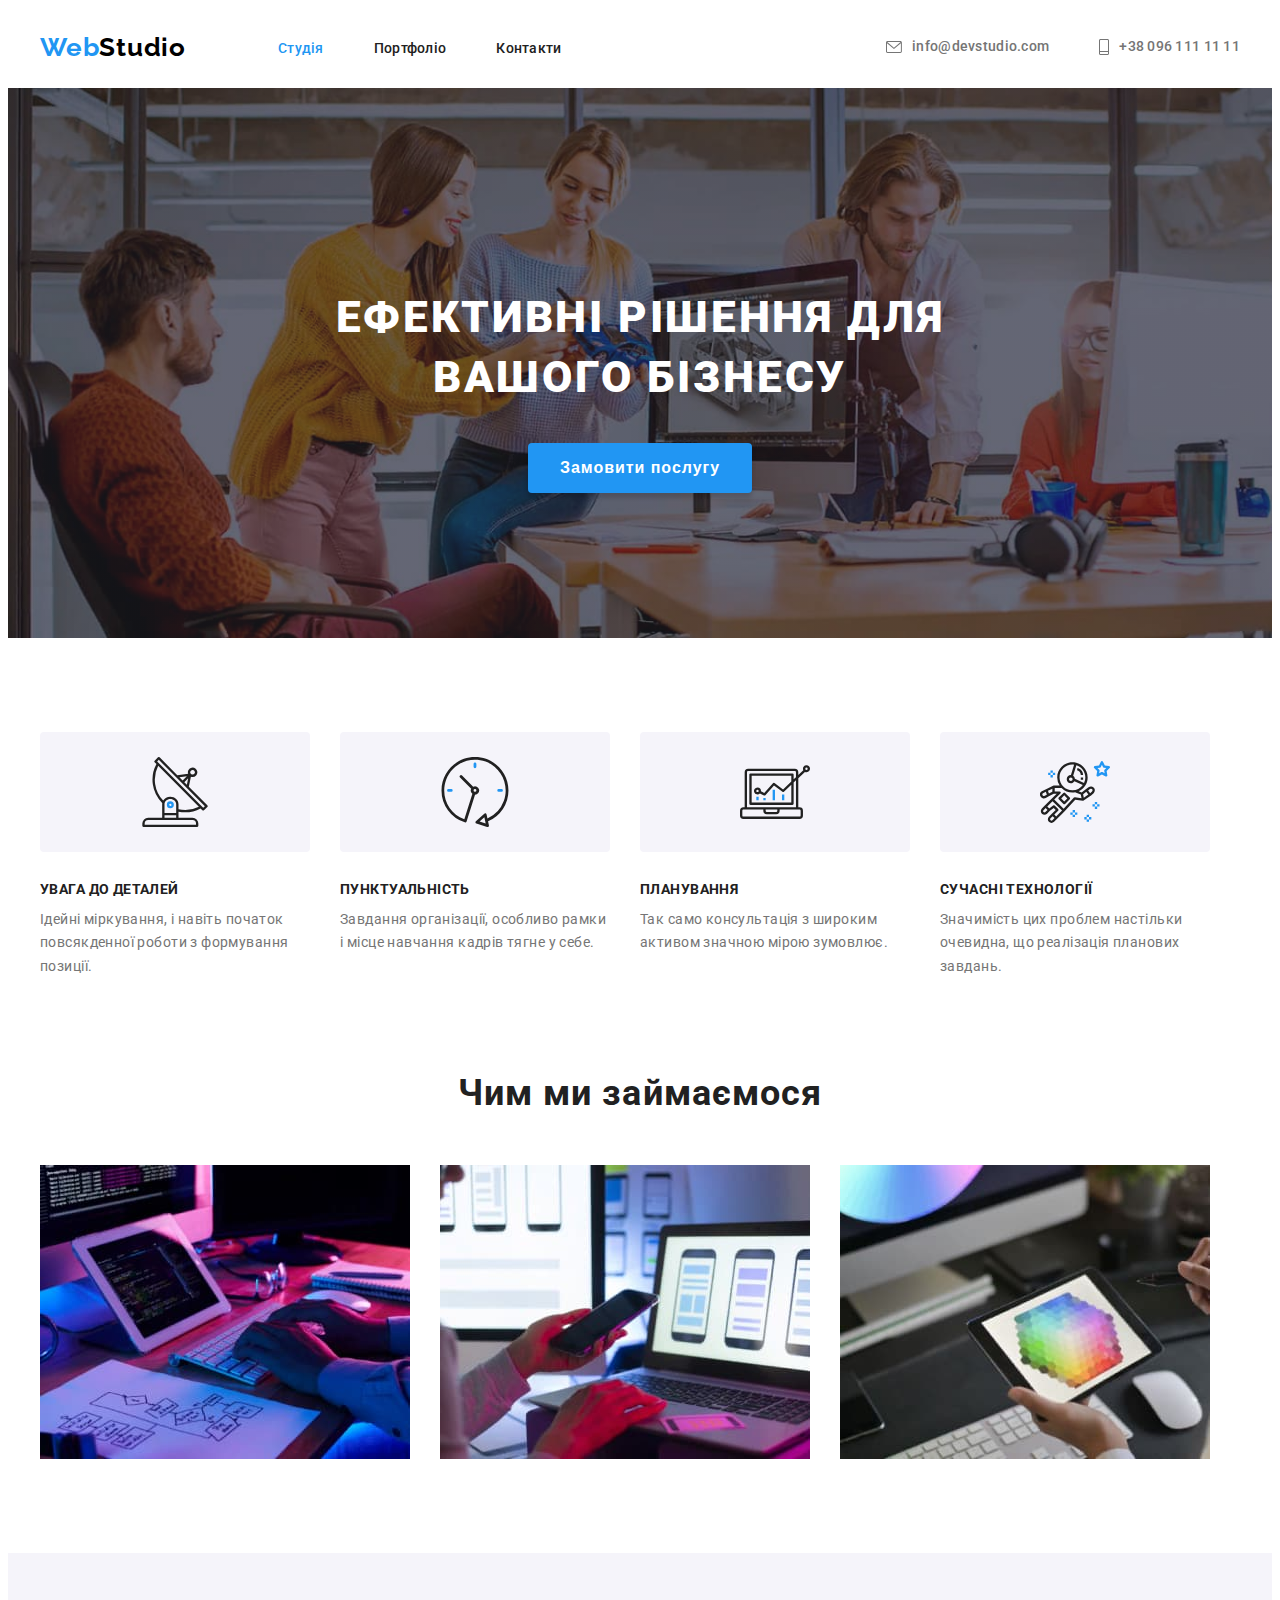
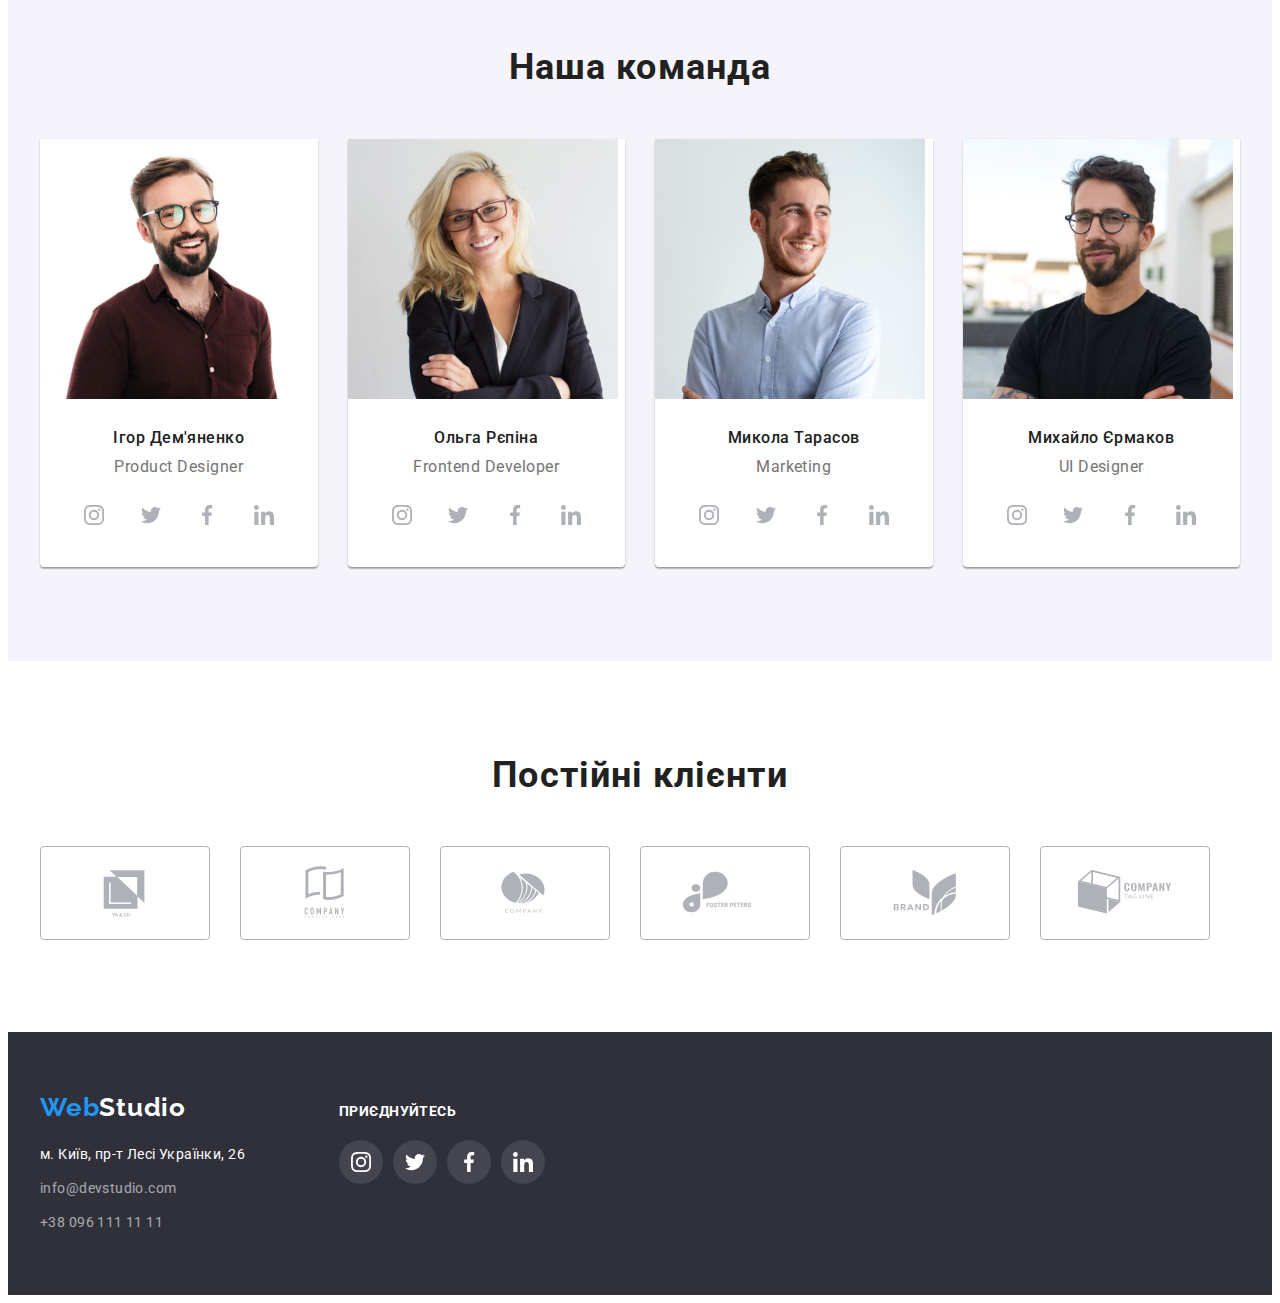
<file: index.html>
<!DOCTYPE html>
<html lang="uk">
<head>
    <meta charset="UTF-8">
    <meta http-equiv="X-UA-Compatible" content="IE=edge">
    <meta name="viewport" content="width=device-width, initial-scale=1.0">
    <link rel="preconnect" href="https://fonts.googleapis.com">
    <link rel="preconnect" href="https://fonts.gstatic.com" crossorigin>
    <link href="https://fonts.googleapis.com/css2?family=Raleway:wght@700&family=Roboto:wght@400;500;700;900&display=swap" rel="stylesheet">
    <link rel="stylesheet" href="https://cdnjs.cloudflare.com/ajax/libs/modern-normalize/1.1.0/modern-normalize.min.css" integrity="sha512-wpPYUAdjBVSE4KJnH1VR1HeZfpl1ub8YT/NKx4PuQ5NmX2tKuGu6U/JRp5y+Y8XG2tV+wKQpNHVUX03MfMFn9Q==" crossorigin="anonymous" referrerpolicy="no-referrer" />
    <link rel="stylesheet" href="styles/styles.css">
    <title>Homework</title>
</head>
<body>

    <!-- Шапка -->
    <header class="header" >
        <div class="container header-container">
            <nav class="navigation" >
                <a class="logo link" href="./index.html"> Web<span class="head-logo" >Studio</span></a>
                <ul class="nav-list list" >
                    <li class="nav-list-item"> <a class="nav-list-link link active-page" href="./index.html">Студія</a></li>
                    <li class="nav-list-item"> <a class="nav-list-link link" href="./portfolio.html">Портфоліо</a></li>
                    <li class="nav-list-item"> <a class="nav-list-link link" href="">Контакти</a></li>
                </ul>
            </nav>
            <div>
                <ul class="contacts-list" >
                    <li class="contacts-list-item list">
                        <a class="contacts-list-link link icon-mail" href="mailto:info@devstudio.com">
                          <svg class="nav-icon" width="16" height="12">
                            <use href="./img/sprite.svg#icon-envelope"></use>
                          </svg>
                         info@devstudio.com
                        </a> 
                    </li>
                    <li class="contacts-list-item list">
                        <a class="contacts-list-link link icon-mobile" href="tell:+380961111111">
                          <svg class="nav-icon" width="10" height="16">
                            <use href="./img/sprite.svg#icon-vector"></use>
                          </svg>
                          +38 096 111 11 11</a> 
                    </li>
                </ul>
            </div>
        </div>
    </header>

    <!-- Головна частина -->
    <main>
        <section class="hero">
            <h1 class="main-title">Ефективні рішення для <br> вашого бізнесу</h1>
            <button class="modal-button button" type="button">Замовити послугу</button>
        </section>
    
        <!-- Перевага -->
        <section class="advantages section">
            <div class="container">
                <h2 class="our-advantages visually-hidden">Наша перевага</h2>
            <ul class="advantage-list list" >
                <li class="advantage-list-item ">
                  <div class="icons">
                    <svg width="70" height="70">
                      <use href="./img/sprite.svg#icon-antenna">
                      </use>
                    </svg>
                  </div>
                    <h3 class="advantage-titles">УВАГА ДО ДЕТАЛЕЙ</h3>
                    <p class="titles-descrpt">Ідейні міркування, і навіть початок повсякденної роботи з формування позиції.</p>
                </li>
                <li class="advantage-list-item ">
                  <div class="icons">
                    <svg width="70" height="70">
                      <use href="./img/sprite.svg#icon-clock">
                      </use>
                    </svg>
                  </div>
                    <h3 class="advantage-titles">ПУНКТУАЛЬНІСТЬ</h3>
                    <p class="titles-descrpt">Завдання організації, особливо рамки і місце навчання кадрів тягне у себе.</p>
                </li>
                <li class="advantage-list-item">
                  <div class="icons">
                    <svg width="70" height="70">
                      <use href="./img/sprite.svg#icon-diagram">
                      </use>
                    </svg>
                  </div>
                    <h3 class="advantage-titles">ПЛАНУВАННЯ</h3>
                    <p class="titles-descrpt">Так само консультація з широким активом значною мірою зумовлює.</p>
                </li>
                <li class="advantage-list-item">
                  <div class="icons">
                    <svg width="70" height="70">
                      <use href="./img/sprite.svg#icon-astronaut">
                      </use>
                    </svg>
                  </div>
                    <h3 class="advantage-titles">СУЧАСНІ ТЕХНОЛОГІЇ</h3>
                    <p class="titles-descrpt">Значимість цих проблем настільки очевидна, що реалізація планових завдань.</p>
                </li>
            </ul>
            </div>
            
        </section>
    
        <!-- Чим ми займаємося -->
        <section class="our-tasks section">
            <div class="container">
                <h2 class="secondary-title">Чим ми займаємося</h2>
            <ul class="our-tasks-list list" >
                <li class="our-tasks-item"><img src="./img/code.jpg" alt="написання коду" width="370"></li>
                <li class="our-tasks-item"><img src="./img/phone.jpg" alt="перевірка роботи сайту на інших платформах" width="370"></li>
                <li class="our-tasks-item"><img src="./img/color.jpg" alt="підбір колірної гами" width="370"></li>
            </ul>
            </div>
        </section>
    
        <!-- Наша команда -->
        <section class="our-team section">
            <div class="container">
                <h2 class="secondary-title">Наша команда</h2>
            <ul class="our-team-list list" >
                <li class="our-team-item">
                    <img src="./img/img3.jpg" alt="фотографія учасника команди" width="270">
                    <div class="team-card">
                        <h3 class="member-name">Ігор Дем'яненко</h3>
                        <p class="member-position">Product Designer</p>
                        <ul class="social-list list">
                            <li class="social-list-item">
                                <a class="social-list-link" href="">
                                  <svg class="social-list-icon" width="20" height="20" >
                                    <use href="./img/sprite.svg#icon-instagram"></use>
                                  </svg>  
                                </a>
                            </li>
                            <li class="social-list-item">
                                <a class="social-list-link" href="">
                                  <svg class="social-list-icon" width="20" height="20" >
                                    <use href="./img/sprite.svg#icon-twitter"></use>
                                  </svg>  
                                </a>
                            </li>
                            <li class="social-list-item">
                                <a class="social-list-link" href="">
                                  <svg class="social-list-icon" width="20" height="20" >
                                    <use href="./img/sprite.svg#icon-facebook"></use>
                                  </svg>  
                                </a>
                            </li>
                            <li class="social-list-item">
                                <a class="social-list-link" href="">
                                  <svg class="social-list-icon" width="20" height="20" >
                                    <use href="./img/sprite.svg#icon-linkedin"></use>
                                  </svg>  
                                </a>
                            </li>
                        </ul>
                    </div>
                </li>
                <li class="our-team-item">
                    <img src="./img/img2.jpg" alt="фотографія учасника команди" width="270">
                    <div class="team-card">
                        <h3 class="member-name">Ольга Рєпіна</h3>
                        <p class="member-position">Frontend Developer</p>
                        <ul class="social-list list">
                            <li class="social-list-item">
                                <a class="social-list-link" href="">
                                  <svg class="social-list-icon" width="20" height="20" >
                                    <use href="./img/sprite.svg#icon-instagram"></use>
                                  </svg>  
                                </a>
                            </li>
                            <li class="social-list-item">
                                <a class="social-list-link" href="">
                                  <svg class="social-list-icon" width="20" height="20" >
                                    <use href="./img/sprite.svg#icon-twitter"></use>
                                  </svg>  
                                </a>
                            </li>
                            <li class="social-list-item">
                                <a class="social-list-link" href="">
                                  <svg class="social-list-icon" width="20" height="20" >
                                    <use href="./img/sprite.svg#icon-facebook"></use>
                                  </svg>  
                                </a>
                            </li>
                            <li class="social-list-item">
                                <a class="social-list-link" href="">
                                  <svg class="social-list-icon" width="20" height="20" >
                                    <use href="./img/sprite.svg#icon-linkedin"></use>
                                  </svg>  
                                </a>
                            </li>
                    </div>
                </li>
                <li class="our-team-item">
                    <img src="./img/img1.jpg" alt="фотографія учасника команди" width="270">
                    <div class="team-card">
                        <h3 class="member-name">Микола Тарасов</h3>
                        <p class="member-position">Marketing</p>
                        <ul class="social-list list">
                            <li class="social-list-item">
                                <a class="social-list-link" href="">
                                  <svg class="social-list-icon" width="20" height="20" >
                                    <use href="./img/sprite.svg#icon-instagram"></use>
                                  </svg>  
                                </a>
                            </li>
                            <li class="social-list-item">
                                <a class="social-list-link" href="">
                                  <svg class="social-list-icon" width="20" height="20" >
                                    <use href="./img/sprite.svg#icon-twitter"></use>
                                  </svg>  
                                </a>
                            </li>
                            <li class="social-list-item">
                                <a class="social-list-link" href="">
                                  <svg class="social-list-icon" width="20" height="20" >
                                    <use href="./img/sprite.svg#icon-facebook"></use>
                                  </svg>  
                                </a>
                            </li>
                            <li class="social-list-item">
                                <a class="social-list-link" href="">
                                  <svg class="social-list-icon" width="20" height="20" >
                                    <use href="./img/sprite.svg#icon-linkedin"></use>
                                  </svg>  
                                </a>
                            </li>
                    </div>
                </li>
                <li class="our-team-item">
                    <img src="./img/img.jpg" alt="фотографія учасника команди" width="270">
                    <div class="team-card">
                        <h3 class="member-name">Михайло Єрмаков</h3>
                        <p class="member-position">UI Designer</p>
                        <ul class="social-list list">
                            <li class="social-list-item">
                                <a class="social-list-link" href="">
                                  <svg class="social-list-icon" width="20" height="20" >
                                    <use href="./img/sprite.svg#icon-instagram"></use>
                                  </svg>  
                                </a>
                            </li>
                            <li class="social-list-item">
                                <a class="social-list-link" href="">
                                  <svg class="social-list-icon" width="20" height="20" >
                                    <use href="./img/sprite.svg#icon-twitter"></use>
                                  </svg>  
                                </a>
                            </li>
                            <li class="social-list-item">
                                <a class="social-list-link" href="">
                                  <svg class="social-list-icon" width="20" height="20" >
                                    <use href="./img/sprite.svg#icon-facebook"></use>
                                  </svg>  
                                </a>
                            </li>
                            <li class="social-list-item">
                                <a class="social-list-link" href="">
                                  <svg class="social-list-icon" width="20" height="20" >
                                    <use href="./img/sprite.svg#icon-linkedin"></use>
                                  </svg>  
                                </a>
                            </li>
                    </div>
                </li>
            </ul>
            </div>
        </section>

        <!-- Постійні клієнти -->
        <section class="our-clients section">
            <div class="container">
                <h2 class="secondary-title">Постійні клієнти</h2>
                <ul class="our-clients-list list">
                    <li class="our-clients-item">
                        <a class="clients-list-link" href="">
                            <svg class="clients-list-icon" width="106" height="60" >
                              <use href="./img/sprite.svg#icon-logo"></use>
                            </svg>  
                          </a>
                    </li>
                    <li class="our-clients-item">
                        <a class="clients-list-link" href="">
                            <svg class="clients-list-icon" width="106" height="60" >
                              <use href="./img/sprite.svg#icon-logo-1"></use>
                            </svg>  
                          </a>
                    </li>
                    <li class="our-clients-item">
                        <a class="clients-list-link" href="">
                            <svg class="clients-list-icon" width="106" height="60" >
                              <use href="./img/sprite.svg#icon-logo-2"></use>
                            </svg>  
                          </a>
                    </li>
                    <li class="our-clients-item">
                        <a class="clients-list-link" href="">
                            <svg class="clients-list-icon" width="106" height="60" >
                              <use href="./img/sprite.svg#icon-logo-3"></use>
                            </svg>  
                          </a>
                    </li>
                    <li class="our-clients-item">
                        <a class="clients-list-link" href="">
                            <svg class="clients-list-icon" width="106" height="60" >
                              <use href="./img/sprite.svg#icon-logo-4"></use>
                            </svg>  
                          </a>
                    </li>
                    <li class="our-clients-item">
                        <a class="clients-list-link" href="">
                            <svg class="clients-list-icon" width="106" height="60" >
                              <use href="./img/sprite.svg#icon-logo-5"></use>
                            </svg>  
                          </a>
                    </li>
                </ul>
            </div>
        </section>
    </main>

    <!-- Футер -->
    <footer class="footer">
        <div class="footer-item container">
          <div>
            <a class="logo link" href="./index.html"> Web<span class="footer-logo" >Studio</span></a>
            <address>
              <ul class="address-list list" >
                  <li class="address-list-item"> 
                    <a class="address-link footer-map-link link"  href=“https://goo.gl/maps/XoT4opTxJdyNjTeaA”
                    target=“_blank”
                    >м. Київ, пр-т Лесі Українки, 26</a>
                  </li>
                  <li class="address-list-item"> 
                      <a class="address-link link" href="mailto:info@devstudio.com">info@devstudio.com</a> 
                  </li>
                  <li class="address-list-item"> 
                      <a class="address-link link" href="tell:+380961111111">+38 096 111 11 11</a> 
                  </li>
              </ul>
            </address>
          </div>
          <div >
            <strong class="join-us">приєднуйтесь</strong>
              <ul class="footer-list list">
                <li class="footer-list-item">
                  <a class="footer-list-link" href="">
                    <svg class="footer-list-icon" width="20" height="20" >
                      <use href="./img/sprite.svg#icon-instagram"></use>
                    </svg>  
                  </a>
                </li>
                <li class="footer-list-item">
                  <a class="footer-list-link" href="">
                    <svg class="footer-list-icon" width="20" height="20" >
                      <use href="./img/sprite.svg#icon-twitter"></use>
                    </svg>  
                  </a>
                </li>
                <li class="footer-list-item">
                  <a class="footer-list-link" href="">
                    <svg class="footer-list-icon" width="20" height="20" >
                      <use href="./img/sprite.svg#icon-facebook"></use>
                    </svg>  
                  </a>
                </li>
                <li class="footer-list-item">
                  <a class="footer-list-link" href="">
                    <svg class="footer-list-icon" width="20" height="20" >
                      <use href="./img/sprite.svg#icon-linkedin"></use>
                    </svg>  
                  </a>
                </li>     
              </ul>
          </div>
        </div>
    </footer>

</body>
</html>
</file>
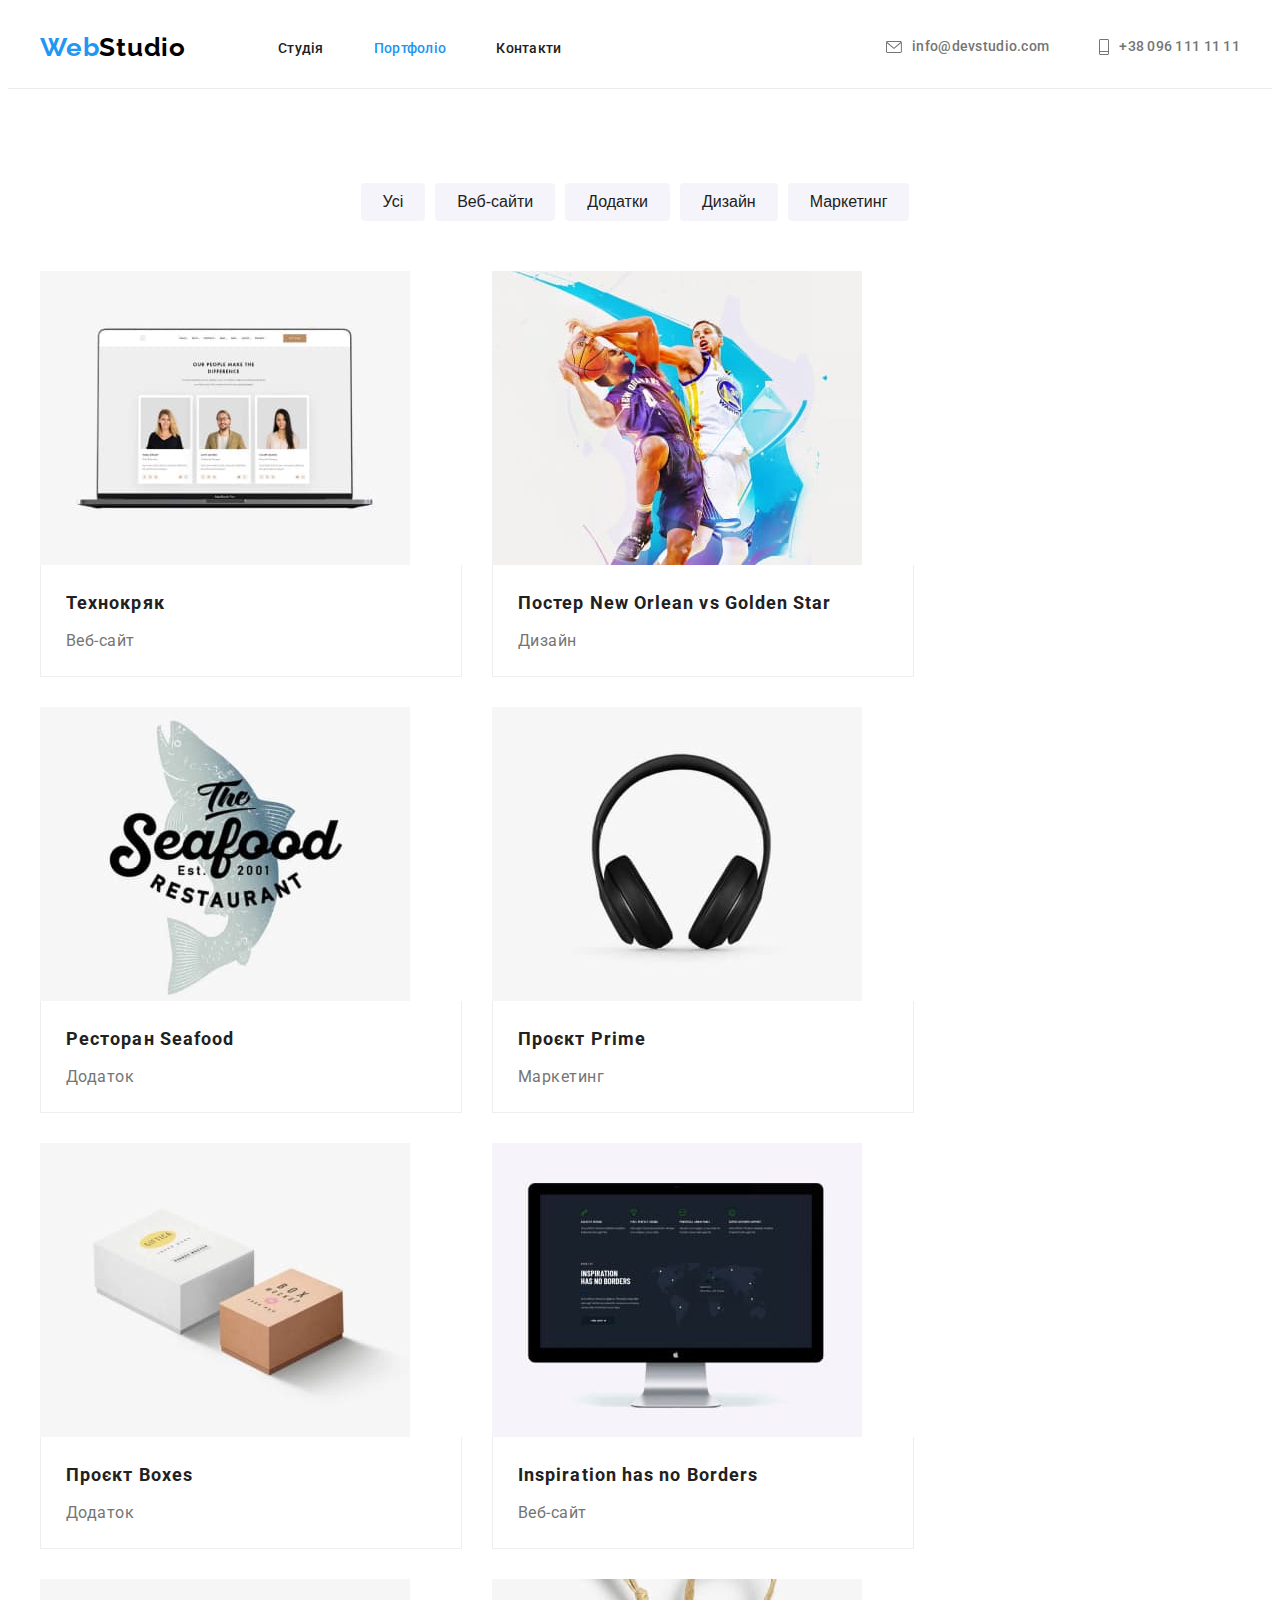
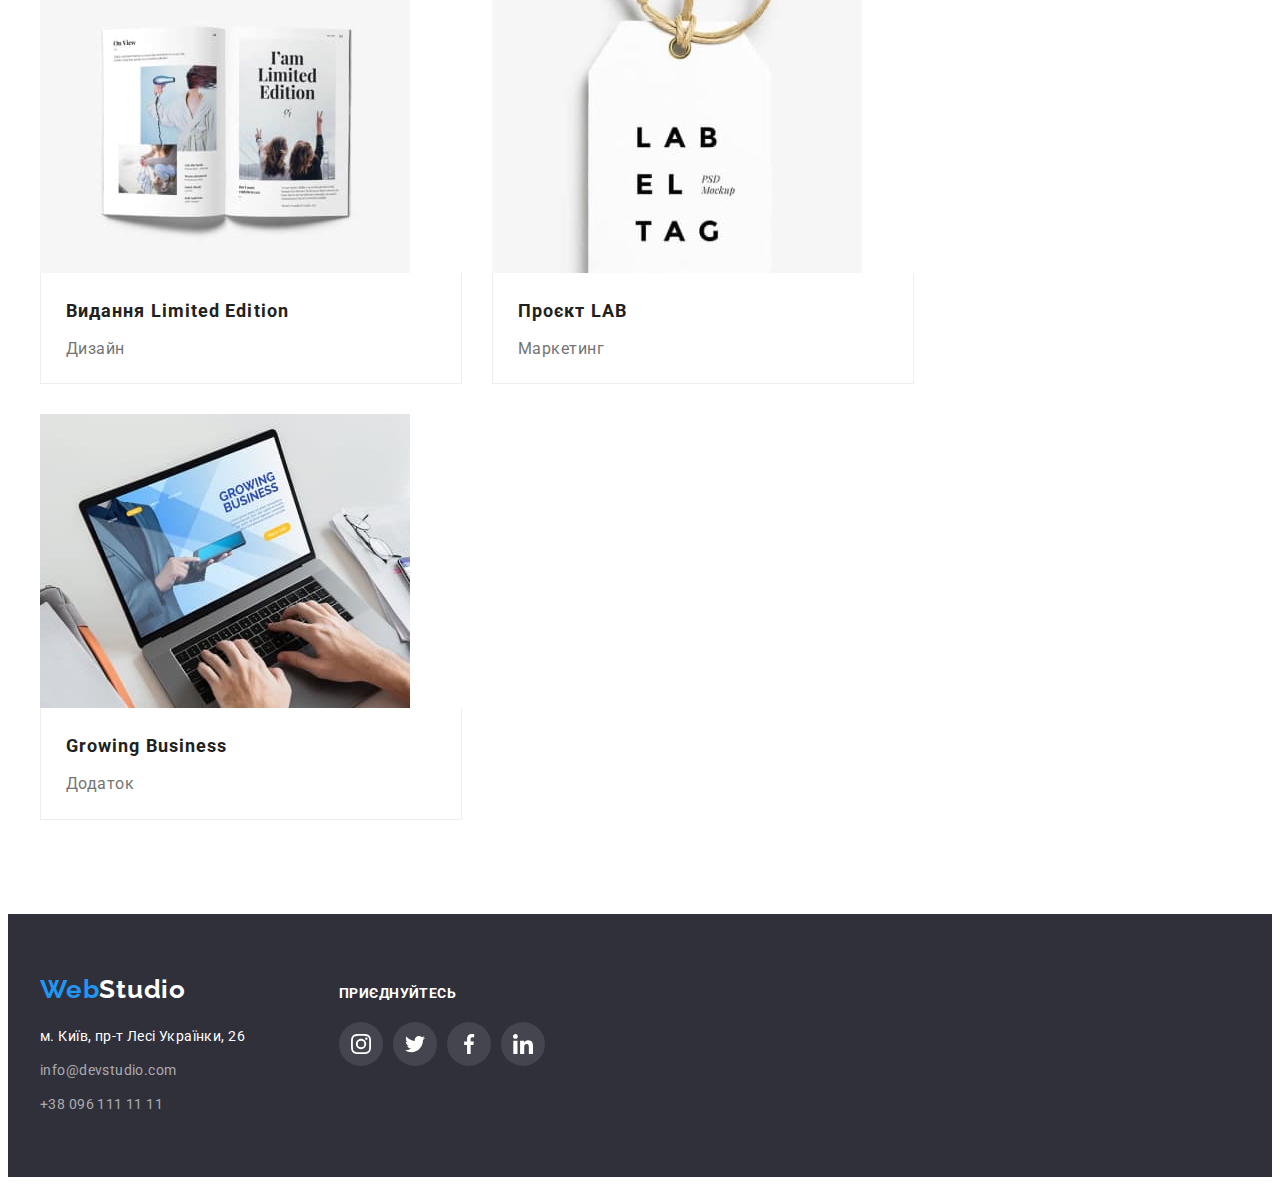
<file: portfolio.html>
<!DOCTYPE html>
<html lang="uk">
<head>
    <meta charset="UTF-8">
    <meta http-equiv="X-UA-Compatible" content="IE=edge">
    <meta name="viewport" content="width=device-width, initial-scale=1.0">
    <link rel="preconnect" href="https://fonts.googleapis.com">
    <link rel="preconnect" href="https://fonts.gstatic.com" crossorigin>
    <link href="https://fonts.googleapis.com/css2?family=Raleway:wght@700&family=Roboto:wght@400;500;700;900&display=swap" rel="stylesheet">
    <link rel="stylesheet" href="https://cdnjs.cloudflare.com/ajax/libs/modern-normalize/1.1.0/modern-normalize.min.css" integrity="sha512-wpPYUAdjBVSE4KJnH1VR1HeZfpl1ub8YT/NKx4PuQ5NmX2tKuGu6U/JRp5y+Y8XG2tV+wKQpNHVUX03MfMFn9Q==" crossorigin="anonymous" referrerpolicy="no-referrer" />
    <link rel="stylesheet" href="styles/styles.css">
    <title>Homework</title>
</head>
<body>

    <!-- Шапка -->
    <header class="header line" >
        <div class="container header-container">
            <nav class="navigation" >
                <a class="logo link" href="./index.html"> Web<span class="head-logo" >Studio</span></a>
                <ul class="nav-list list" >
                    <li class="nav-list-item"> <a class="nav-list-link link" href="./index.html">Студія</a></li>
                    <li class="nav-list-item"> <a class="nav-list-link link active-page" href="./portfolio.html">Портфоліо</a></li>
                    <li class="nav-list-item"> <a class="nav-list-link link" href="">Контакти</a></li>
                </ul>
            </nav>
            <div>
                <ul class="contacts-list" >
                    <li class="contacts-list-item list"> <a class="contacts-list-link link" href="mailto:info@devstudio.com">
                        <svg class="nav-icon" width="16" height="12">
                            <use href="./img/sprite.svg#icon-envelope"></use>
                          </svg>info@devstudio.com</a> </li>
                    <li class="contacts-list-item list"> <a class="contacts-list-link link" href="tell:+380961111111">
                        <svg class="nav-icon" width="10" height="16">
                            <use href="./img/sprite.svg#icon-vector"></use>
                          </svg>+38 096 111 11 11</a> </li>
                </ul>
            </div>
        </div>
    </header>

    <!-- Головна частина -->
    <main>
        <section class="portfolio-main section">
            <div class="container">
                <h1 class="our-projects visually-hidden">Наші проекти</h1>
                <ul class="filter-list list filters">
                    <li class="filter-item"><button class="filter-btn" type="button">Усі</button></li>
                    <li class="filter-item"><button class="filter-btn" type="button">Веб-сайти</button></li>
                    <li class="filter-item"><button class="filter-btn" type="button">Додатки</button></li>
                    <li class="filter-item"><button class="filter-btn" type="button">Дизайн</button></li>
                    <li class="filter-item"><button class="filter-btn" type="button">Маркетинг</button></li>
                </ul>

                <ul class="projects-list list">
                    <li class="projects-item">
                      <a class="link project-card" href="">
                        <img src="./img/laptop.jpg" alt="приклад зображення веб-сайту Технокряк на десктоп пристроях" width="370" >
                        <div class="box-content">
                            <h2 class="projects-name">Технокряк</h2>
                            <p class="projects-type">Веб-сайт</p>
                        </div>
                      </a> 
                    </li>
                    <li class="projects-item">
                      <a class="link project-card" href="">
                        <img src="./img/basketball.jpg" alt="приклад дизайну постера" width="370">
                        <div class="box-content">
                            <h2 class="projects-name">Постер <span lang="en">New Orlean vs Golden Star</span></h2>
                            <p class="projects-type">Дизайн</p>
                        </div> 
                      </a>        
                    </li>

                    <li class="projects-item">
                      <a class="link project-card" href="">
                        <img src="./img/seafood.jpg" alt="логотип ресторану" width="370">
                        <div class="box-content">
                            <h2 class="projects-name">Ресторан <span lang="en">Seafood</span></h2>
                        <p class="projects-type">Додаток</p> 
                        </div>
                      </a>
                    </li>

                    <li class="projects-item">
                        <a class="link project-card" href="">
                          <img src="./img/headphones.jpg" alt="зображення проекту Прайм, навушники" width="370">
                        <div class="box-content">
                            <h2 class="projects-name">Проєкт <span lang="en">Prime</span></h2>
                        <p class="projects-type">Маркетинг</p>
                        </div>
                        </a>
                    </li>

                    <li class="projects-item">
                        <a class="link project-card" href="">
                          <img src="./img/boxes.jpg" alt="зображення до додатку Проект Боксес" width="370">
                        <div class="box-content">
                            <h2 class="projects-name">Проєкт <span lang="en">Boxes</span></h2>
                        <p class="projects-type">Додаток</p>
                        </div> 
                        </a>      
                    </li>

                    <li class="projects-item">
                        <a class="link project-card" href="">
                          <img src="./img/pc.jpg" alt="приклад веб-сайту" width="370">
                        <div class="box-content">
                            <h2 class="projects-name"> <span lang="en">Inspiration has no Borders</span></h2>
                        <p class="projects-type">Веб-сайт</p>
                        </div>
                        </a>
                    </li>

                    <li class="projects-item">
                        <a class="link project-card" href="">
                          <img src="./img/magazine.jpg" alt="приклад дизайну сторінок видання" width="370">
                        <div class="box-content">
                            <h2 class="projects-name">Видання <span lang="en">Limited Edition</span></h2>
                        <p class="projects-type">Дизайн</p> 
                        </div>
                        </a>
                    </li>

                    <li class="projects-item">
                      <a class="link project-card" href="">
                        <img src="./img/lab.jpg" alt="зображення до проекту Лаб" width="370">
                        <div class="box-content">
                            <h2 class="projects-name">Проєкт <span lang="en">LAB</span> </h2>
                        <p class="projects-type">Маркетинг</p> 
                        </div>
                      </a>
                    </li>

                    <li class="projects-item">
                      <a class="link project-card" href="">
                        <img src="./img/business.jpg" alt="зображення додатку нашої розробки" width="370">
                        <div class="box-content">
                            <h2 class="projects-name"><span lang="en">Growing Business</span> </h2>
                        <p class="projects-type">Додаток</p> 
                        </div>
                      </a>
                    </li>
                </ul>
            </div>
        </section>
    </main>

    <!-- Футер -->
    <footer class="footer">
        <div class="footer-item container">
          <div>
            <a class="logo link" href="./index.html"> Web<span class="footer-logo" >Studio</span></a>
            <address>
              <ul class="address-list list" >
                  <li class="address-list-item"> 
                    <a class="address-link footer-map-link link"  href=“https://goo.gl/maps/XoT4opTxJdyNjTeaA”
                    target=“_blank”
                    >м. Київ, пр-т Лесі Українки, 26</a>
                  </li>
                  <li class="address-list-item"> 
                      <a class="address-link link" href="mailto:info@devstudio.com">info@devstudio.com</a> 
                  </li>
                  <li class="address-list-item"> 
                      <a class="address-link link" href="tell:+380961111111">+38 096 111 11 11</a> 
                  </li>
              </ul>
            </address>
          </div>
          <div >
            <strong class="join-us">приєднуйтесь</strong>
              <ul class="footer-list list">
                <li class="footer-list-item">
                  <a class="footer-list-link" href="">
                    <svg class="footer-list-icon" width="20" height="20" >
                      <use href="./img/sprite.svg#icon-instagram"></use>
                    </svg>  
                  </a>
                </li>
                <li class="footer-list-item">
                  <a class="footer-list-link" href="">
                    <svg class="footer-list-icon" width="20" height="20" >
                      <use href="./img/sprite.svg#icon-twitter"></use>
                    </svg>  
                  </a>
                </li>
                <li class="footer-list-item">
                  <a class="footer-list-link" href="">
                    <svg class="footer-list-icon" width="20" height="20" >
                      <use href="./img/sprite.svg#icon-facebook"></use>
                    </svg>  
                  </a>
                </li>
                <li class="footer-list-item">
                  <a class="footer-list-link" href="">
                    <svg class="footer-list-icon" width="20" height="20" >
                      <use href="./img/sprite.svg#icon-linkedin"></use>
                    </svg>  
                  </a>
                </li>     
              </ul>
          </div>
        </div>
    </footer>

</body>
</html>
</file>
<file: styles/styles.css>
:root {
    --primary-font-family: 'Roboto', sans-serif;
    --secondary-font-family: 'Raleway', sans-serif;
    --primary-text-color: #212121;
    --secondary-text-color: #757575;
    --accent-color: #2196F3;
    --hover-btn-color: #188CE8;
    --nav-list-color: #000000;
    --background: #C4C4C4;
    --secondary-bgc: #2F303A;
    --filter-btn-color: #F5F4FA;
    --address-list-color:
    #FFFFFF;
    --card-set-gap: 20px;
    --border-color: #EEEEEE;
    --header-border: #ECECEC;
    --main-margin: 30px;
    --address-link: rgba(255, 255, 255, 0.6);
    --social-icon: #AFB1B8;
}

body {
    font-family: var(--primary-font-family);
    color: var(--accent-color);
    letter-spacing: 0.3em;
}

h1,
h2,
h3,
h4,
h5,
h6,
p {
    margin-top: 0;
    margin-bottom: 0;
}

ul,
ol {
    margin-top: 0;
    margin-bottom: 0;
    padding-left: 0;
}

img {
    display: block;
    max-width: 100%;
}

.list {
    list-style: none;
} 

.link {
    text-decoration: none;
}

.container {
    width: 1200px;
    padding-left: 15px;
    padding-right: 15px;
    margin-left: auto;
    margin-right: auto;
}

.section {
    padding-top: 94px;
    padding-bottom: 94px;
}

/* Шапка */
.header {
    padding-top: 24px;
    padding-bottom: 25px;
}

.header-container {
    display: flex;
    align-items: center;
    justify-content: space-between;
}

.navigation {
    display: flex;
    align-items: center;

}

.logo {
    font-family: var(--secondary-font-family);
    font-weight: 700;
    font-size: 26px;
    line-height: 1.19;
    letter-spacing: 0.03em;
    color: var(--accent-color);
    margin-right: 92px;
}

.head-logo {
    color: var(--nav-list-color);
}

.nav-list {
    display: flex;
    align-items: center;
}
.nav-list-link  {
    font-weight: 500;
    font-size: 14px;
    line-height: 1.14;
    letter-spacing: 0.02em;
    color: var(--primary-text-color);
}

.nav-list-link:hover,
.nav-list-link:focus {
    color: var(--accent-color);
}

.nav-list-item:not(:last-child) {
    margin-right: 50px;
}

.contacts-list {
    display: flex;
}

.contacts-list-link {
    display: inline-flex;
    align-items: center;
    font-weight: 500;
    font-size: 14px;
    line-height: 1.14;
    letter-spacing: 0.02em;
    color: var(--secondary-text-color);
}

.contacts-list-link:hover,
.contacts-list-link:focus {
    color: var(--accent-color);
}

.contacts-list-item:not(:last-child) {
    margin-right: 50px;
}

.contacts-list-item {
    display: flex;
    align-items: center;
    justify-content: center;
}

.nav-icon {
    fill: var(--secondary-text-color);
    margin-right: 10px;
}

.contacts-list-link:hover .nav-icon,
.contacts-list-link:focus .nav-icon {
    fill: currentColor;
}


/* Головна частина */

.hero {
    padding-top: 200px;
    padding-bottom: 200px;
    max-width: 1600px;
    margin-left: auto;
    margin-right: auto;
    background-image:
    linear-gradient(
        rgba(47, 48, 58, 0.4),
        rgba(47, 48, 58, 0.4)
    ), 
    url("../img/header-bg-img.jpg");
    background-size: cover;
    background-color: var(--background);
}

.main-title {
    font-weight: 900;
    font-size: 44px;
    line-height: 1.36;
    text-align: center;
    letter-spacing: 0.06em;
    text-transform: uppercase;
    color: var(--address-list-color);
    margin-bottom: var(--main-margin);
}

.modal-button {
    min-width: 160px;
    padding: 10px 32px;
    font-weight: 700;
    font-size: 16px;
    line-height: 1.87;
    letter-spacing: 0.06em;
    color: var(--address-list-color);
    background:var(--accent-color);
    cursor: pointer;
    border: 0;
    box-shadow: 0px 4px 4px rgba(0, 0, 0, 0.15);
    border-radius: 4px;
}

.button {
    position: absolute;
    left: 50%;
    margin-top: 30px;
    transform: translate(-50%, -50%);

}

.modal-button:hover,
.modal-button:focus {
    background: var(--hover-btn-color);
}

/* Перевага */

.icons {
    display: flex;
    align-items: center;
    justify-content: center;
    background-color: var(--filter-btn-color);
    border-radius: 4px;
    margin-bottom: 30px;
    height: 120px;
}

.visually-hidden {
    height: 1px;
    clip-path: inset(100%);
    position: absolute;
    width: 1px;
    height: 1px;
    margin: -1px;
    border: 0;
    padding: 0;
    white-space: nowrap;
    clip-path: inset(100%);
    clip: rect(0 0 0 0);
    overflow: hidden;
}

.advantage-list {
    display: flex;
    flex-wrap: wrap;
    margin-left: calc(-1 * var(--main-margin));
}

.advantage-list-item {
    width: 270px;
    margin-left: var(--main-margin);
}

.advantage-titles {
    font-weight: 700;
    font-size: 14px;
    line-height: 1.14;
    letter-spacing: 0.03em;
    text-transform: uppercase;
    color: var(--primary-text-color);
    margin-bottom: 10px;
}

.titles-descrpt {
    font-size: 14px;
    line-height: 1.71;
    letter-spacing: 0.03em;
    color: var(--secondary-text-color);
}

/* Чим ми займаємося */

.our-tasks {
    padding-top: 0px;
}

.our-tasks-list {
    display: flex;
    flex-wrap: wrap;
    margin-left: calc(-1 * var(--main-margin));
    margin-top: calc(-1 * var(--main-margin));
}

.our-tasks-item {
    margin-left: var(--main-margin);
    margin-top: var(--main-margin);
}

.secondary-title {
    font-weight: 700;
    font-size: 36px;
    line-height: 1.16;
    text-align: center;
    letter-spacing: 0.03em;
    color: var(--primary-text-color);
}

/* Наша команда */

.our-team {
    background-color:var(--filter-btn-color);
    
}

.our-team-list {
    display: flex;
    flex-wrap: wrap;
    margin-left: calc(-1 * var(--main-margin));
    margin-top: calc(-1 * var(--main-margin));
    
}

.our-team-item {
    background: var(--address-list-color);
    flex-basis: calc((100% - 120px) / 4);
    box-shadow: 0px 1px 3px rgba(0, 0, 0, 0.12), 
    0px 1px 1px rgba(0, 0, 0, 0.14), 
    0px 2px 1px rgba(0, 0, 0, 0.2);
    border-radius: 0px 0px 4px 4px;
    margin-left: var(--main-margin);
    margin-top: var(--main-margin);
}

.team-card {
    padding: 30px 32px 30px 32px;
}

.social-list {
    display: flex;
    justify-content: space-between;
}

.social-list-link {
    display: flex;
    align-items: center;
    justify-content: center;
    width: 44px;
    height: 44px;
    background-color: var(--address-list-color);
    border-radius: 50%;
}

.social-list-icon {
    fill: var(--social-icon);
}

.social-list-link:hover,
.social-list-link:focus {
    background-color: var(--accent-color) ;
}

.social-list-link:hover .social-list-icon,
.social-list-link:focus .social-list-icon {
    fill: var(--address-list-color);
}

.secondary-title {
    margin-bottom: 50px;
}

.member-name {
    font-weight: 500;
    font-size: 16px;
    line-height: 1.18;
    text-align: center;
    letter-spacing: 0.03em;
    color: var(--primary-text-color);
    margin-bottom: 10px;
}

.member-position {
    font-size: 16px;
    line-height: 1.18;
    text-align: center;
    letter-spacing: 0.03em;
    color: var(--secondary-text-color);
    margin-bottom: 16px;
}

/* Постійні клієнти */

.our-clients-list {
    gap: 30px;
    display: flex;
}

.clients-list-link {
    display: flex;
    align-items: center;
    justify-content: center;
    fill: var(--social-icon);
    height: 100%;
    border: 1px solid var(--social-icon);
    border-radius: 4px;
}

.our-clients-item {
    width: 170px;
    height: 92px;
    cursor: pointer;
}


.clients-list-link:hover,
.clients-list-link:focus {
    fill: var(--accent-color);
    border-color: var(--accent-color);
}

/* NEW FOOTER */

.footer {
    background: var(--secondary-bgc);
    padding-top: 60px;
    padding-bottom: 60px;
    
}

.footer-item {
    display: flex;
    align-items: center;
    align-items: baseline;
}

.footer-logo {
    color: var(--address-list-color);
}

.address-list {
    margin-top: 20px;
}

.address-list-item:not(:last-child) {
    margin-bottom: 10px;
}

.address-link {
    font-style: normal;
    font-size: 14px;
    line-height: 1.7;
    letter-spacing: 0.03em;
    color: var(--address-link);
    margin-right: 94px;
}

.footer-map-link {
    color: var(--address-list-color);
}

.join-us {
    font-weight: 700;
    font-size: 14px;
    line-height: 16px;
    letter-spacing: 0.03em;
    text-transform: uppercase;
    color: var(--address-list-color);
}

.footer-list {
    display: flex;
    justify-content: space-between;
    margin-top: 20px;
}

.footer-list-link {
    display: flex;
    align-items: center;
    justify-content: center;
    width: 44px;
    height: 44px;
    background-color: rgba(255, 255, 255, 0.1);
    border-radius: 50%;
    margin-right: 10px;
}

.footer-list-icon {
    fill:var(--address-list-color);
}

.footer-list-link:hover,
.footer-list-link:focus {
    background-color: var(--accent-color) ;
}

.footer-list-link:hover .footer-list-icon,
.footer-list-link:focus .footer-list-icon {
    fill: var(--address-list-color);
}


/* Portfolio */
.line {
    border-bottom: 1px solid var(--header-border);
}

.filter-btn {
    font-weight: 500;
    font-size: 16px;
    line-height: 1.62;
    color: var(--primary-text-color);
    background: var(--filter-btn-color);
    cursor: pointer;
    border-radius: 4px;
    border: 0;
    padding: 6px 22px;
    margin-right: 10px;
}

.filter-list {
    margin-bottom: 50px;
}

.filter-btn:hover,
.filter-btn:focus {
    font-weight: 500;
    font-size: 16px;
    line-height: 1.62;
    color: var(--address-list-color);
    background-color:var(--accent-color);
    box-shadow: 0px 3px 1px rgba(0, 0, 0, 0.1), 
    0px 1px 2px rgba(0, 0, 0, 0.08), 
    0px 2px 2px rgba(0, 0, 0, 0.12);
    border-radius: 4px;
}

.projects-name {
    font-weight: 700;
    font-size: 18px;
    line-height: 2;
    letter-spacing: 0.06em;
    color: var(--primary-text-color);
}

.projects-type {
    font-weight: 400;
    font-size: 16px;
    line-height: 1.87;
    letter-spacing: 0.03em;
    color: var(--secondary-text-color);
}

.projects-list {
    display: flex;
    flex-wrap: wrap;
    gap: 30px;
}

.projects-item {
    flex-basis:calc(100% / 3 - var(--card-set-gap));
}

.box-content {
    border: 1px solid var(--border-color);
    border-top: none;
    width: 370px;
    padding: 20px 25px;
}

.projects-name {
    margin-bottom: 5px;
}

.filters {
    display: flex;
    justify-content: center;
}

.project-card {
    display: block;
}

.project-card:hover,
.project-card:focus {
    box-shadow: 
    0px 1px 1px rgba(0, 0, 0, 0.12), 
    0px 4px 4px rgba(0, 0, 0, 0.06), 
    1px 4px 6px rgba(0, 0, 0, 0.16);
}

/* Ends of Portfolio */

.active-page {
    color: var(--accent-color);
}
</file>
